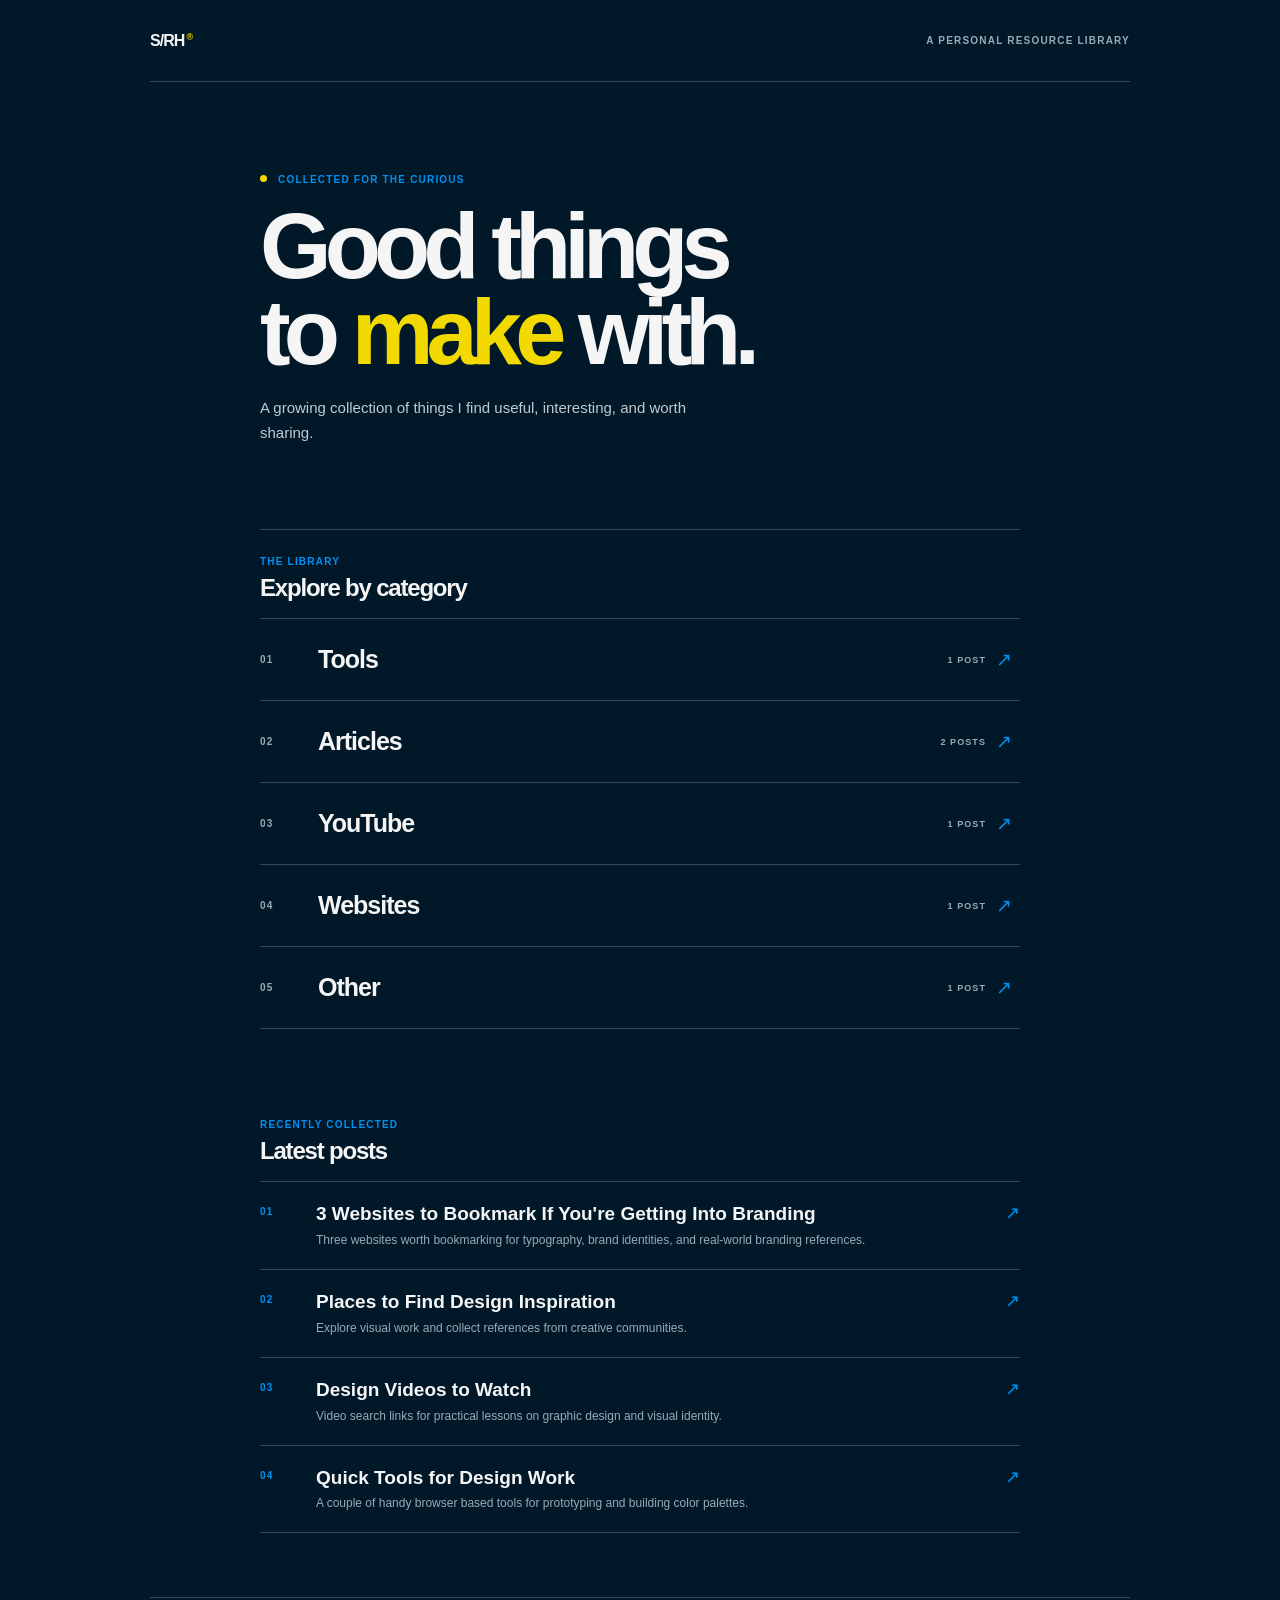
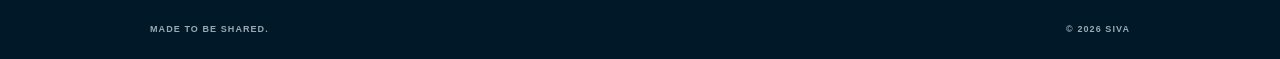
<file: index.html>
<!doctype html>
<html lang="en">
  <head>
    <meta charset="utf-8">
    <meta name="viewport" content="width=device-width, initial-scale=1">
    <meta name="description" content="A personal library of creative posts and the resources collected in them.">
    <meta property="og:type" content="website">
    <meta property="og:title" content="Siva's Resource Hub">
    <meta property="og:description" content="A personal library of creative posts and the resources collected in them.">
    <meta name="twitter:card" content="summary">
    <meta name="twitter:title" content="Siva's Resource Hub">
    <meta name="twitter:description" content="A personal library of creative posts and the resources collected in them.">
    <title>Siva's Resource Hub — Design Resources</title>
    <link rel="stylesheet" href="styles.css">
    <script type="module" src="app.js"></script>
  </head>
  <body data-page="home">
    <header class="site-header">
      <a class="wordmark" href="./" aria-label="Siva's Resource Hub home">S/RH<span>®</span></a>
      <span class="header-note">A PERSONAL RESOURCE LIBRARY</span>
    </header>
    <main id="main-content">
      <section class="intro" aria-labelledby="site-title">
        <p class="eyebrow"><span class="status-dot"></span> COLLECTED FOR THE CURIOUS</p>
        <h1 id="site-title">Good things<br>to <span class="accent-text">make</span> with.</h1>
        <p class="intro-copy">A growing collection of things I find useful, interesting, and worth sharing.</p>
      </section>
      <section class="category-index" aria-labelledby="categories-title">
        <div class="section-heading"><p class="eyebrow">THE LIBRARY</p><h2 id="categories-title">Explore by category</h2></div>
        <nav id="category-links" class="category-links" aria-label="Resource categories"></nav>
      </section>
      <section class="latest-section" aria-labelledby="latest-title">
        <div class="section-heading"><p class="eyebrow">RECENTLY COLLECTED</p><h2 id="latest-title">Latest posts</h2></div>
        <div id="latest-posts" class="post-list"></div>
      </section>
    </main>
    <footer class="site-footer"><span>MADE TO BE SHARED.</span><span>© <span id="year"></span> SIVA</span></footer>
  </body>
</html>
</file>
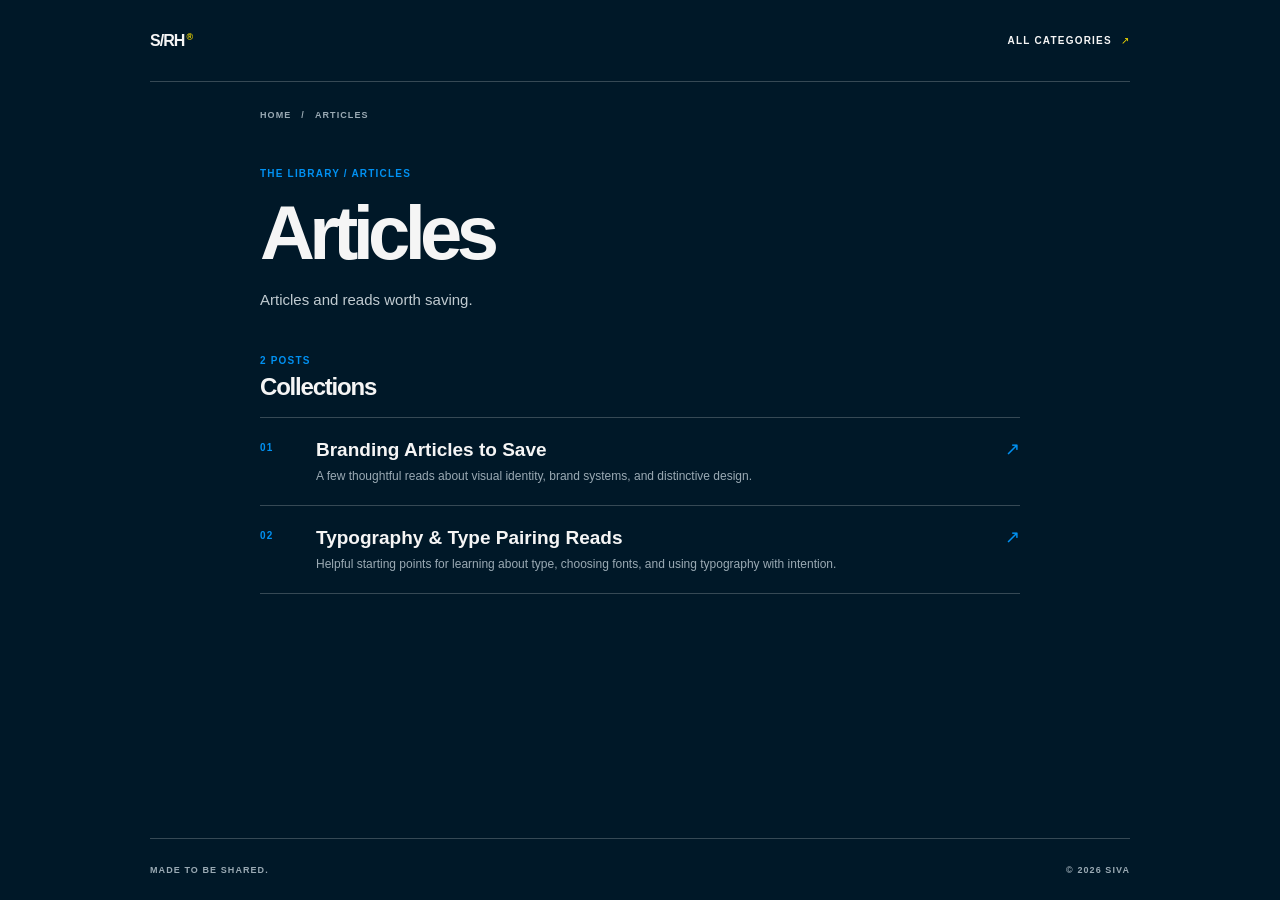
<file: articles/index.html>
<!doctype html>
<html lang="en">
  <head>
    <meta charset="utf-8">
    <meta name="viewport" content="width=device-width, initial-scale=1">
    <meta name="description" content="Articles and reads worth saving.">
    <meta property="og:type" content="website">
    <meta property="og:title" content="Articles — Siva's Resource Hub">
    <meta property="og:description" content="Articles and reads worth saving.">
    <meta name="twitter:card" content="summary">
    <meta name="twitter:title" content="Articles — Siva's Resource Hub">
    <meta name="twitter:description" content="Articles and reads worth saving.">
    <title>Articles — Siva's Resource Hub</title>
    <link rel="stylesheet" href="../styles.css">
    <script type="module" src="../app.js"></script>
  </head>
  <body data-page="category">
    <header class="site-header">
      <a class="wordmark" href="../" aria-label="Siva's Resource Hub home">S/RH<span>®</span></a>
      <a class="header-link" href="../">ALL CATEGORIES <span aria-hidden="true">↗</span></a>
    </header>
    <main id="main-content" class="listing-main">
      <nav class="breadcrumbs" aria-label="Breadcrumb"><a href="../">HOME</a><span aria-hidden="true">/</span><span id="breadcrumb-category">ARTICLES</span></nav>
      <section class="listing-heading"><p class="eyebrow">THE LIBRARY / <span id="category-kicker">ARTICLES</span></p><h1 id="category-title">Articles</h1><p id="category-description" class="listing-intro">Articles and reads worth saving.</p></section>
      <section aria-labelledby="posts-heading"><div class="section-heading"><p class="eyebrow" id="post-count">0 POSTS</p><h2 id="posts-heading">Collections</h2></div><div id="category-posts" class="post-list"></div></section>
    </main>
    <footer class="site-footer"><span>MADE TO BE SHARED.</span><span>© <span id="year"></span> SIVA</span></footer>
  </body>
</html>
</file>
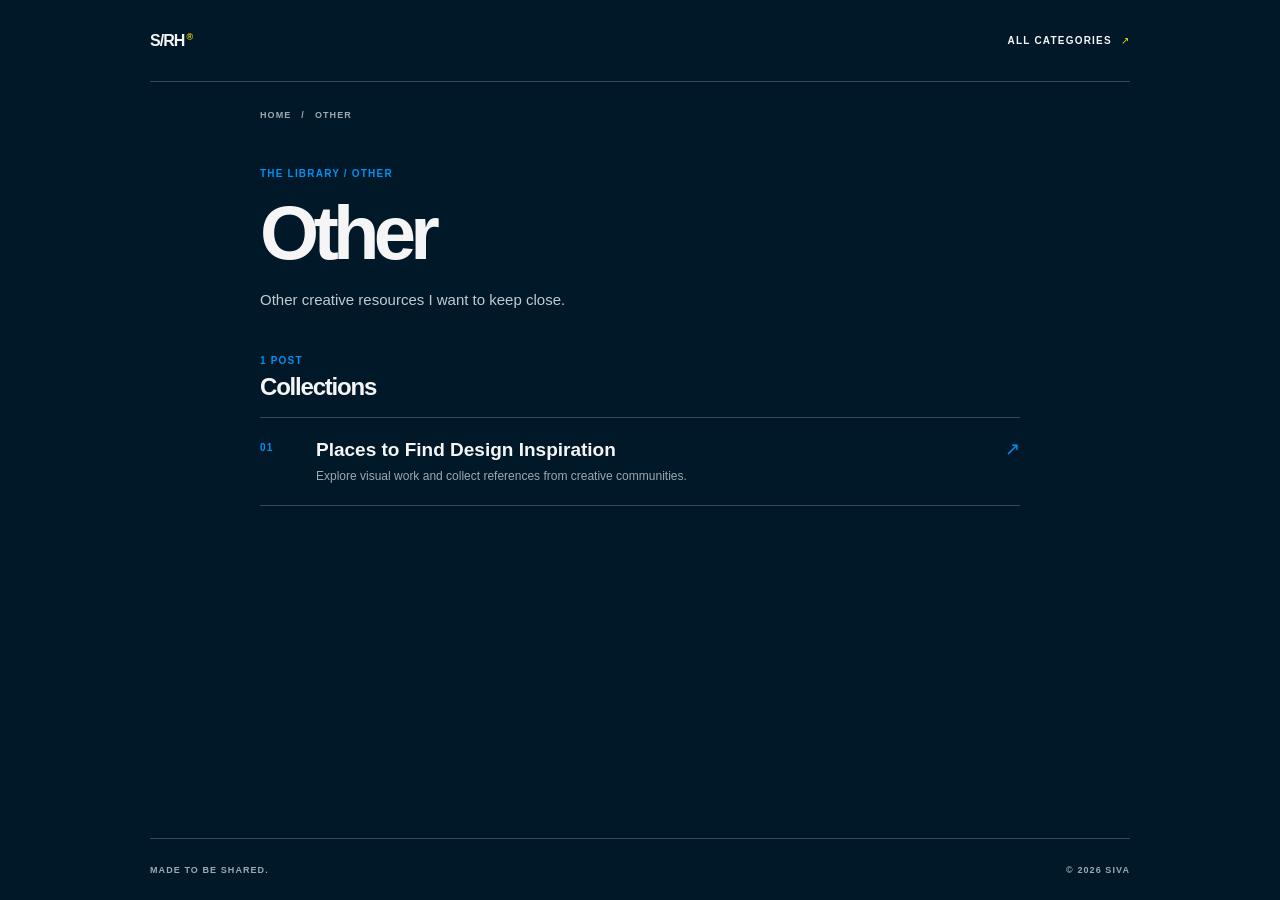
<file: other/index.html>
<!doctype html>
<html lang="en">
  <head>
    <meta charset="utf-8">
    <meta name="viewport" content="width=device-width, initial-scale=1">
    <meta name="description" content="Other creative resources I want to keep close.">
    <meta property="og:type" content="website">
    <meta property="og:title" content="Other — Siva's Resource Hub">
    <meta property="og:description" content="Other creative resources I want to keep close.">
    <meta name="twitter:card" content="summary">
    <meta name="twitter:title" content="Other — Siva's Resource Hub">
    <meta name="twitter:description" content="Other creative resources I want to keep close.">
    <title>Other — Siva's Resource Hub</title>
    <link rel="stylesheet" href="../styles.css">
    <script type="module" src="../app.js"></script>
  </head>
  <body data-page="category">
    <header class="site-header">
      <a class="wordmark" href="../" aria-label="Siva's Resource Hub home">S/RH<span>®</span></a>
      <a class="header-link" href="../">ALL CATEGORIES <span aria-hidden="true">↗</span></a>
    </header>
    <main id="main-content" class="listing-main">
      <nav class="breadcrumbs" aria-label="Breadcrumb"><a href="../">HOME</a><span aria-hidden="true">/</span><span id="breadcrumb-category">OTHER</span></nav>
      <section class="listing-heading"><p class="eyebrow">THE LIBRARY / <span id="category-kicker">OTHER</span></p><h1 id="category-title">Other</h1><p id="category-description" class="listing-intro">Other creative resources I want to keep close.</p></section>
      <section aria-labelledby="posts-heading"><div class="section-heading"><p class="eyebrow" id="post-count">0 POSTS</p><h2 id="posts-heading">Collections</h2></div><div id="category-posts" class="post-list"></div></section>
    </main>
    <footer class="site-footer"><span>MADE TO BE SHARED.</span><span>© <span id="year"></span> SIVA</span></footer>
  </body>
</html>
</file>
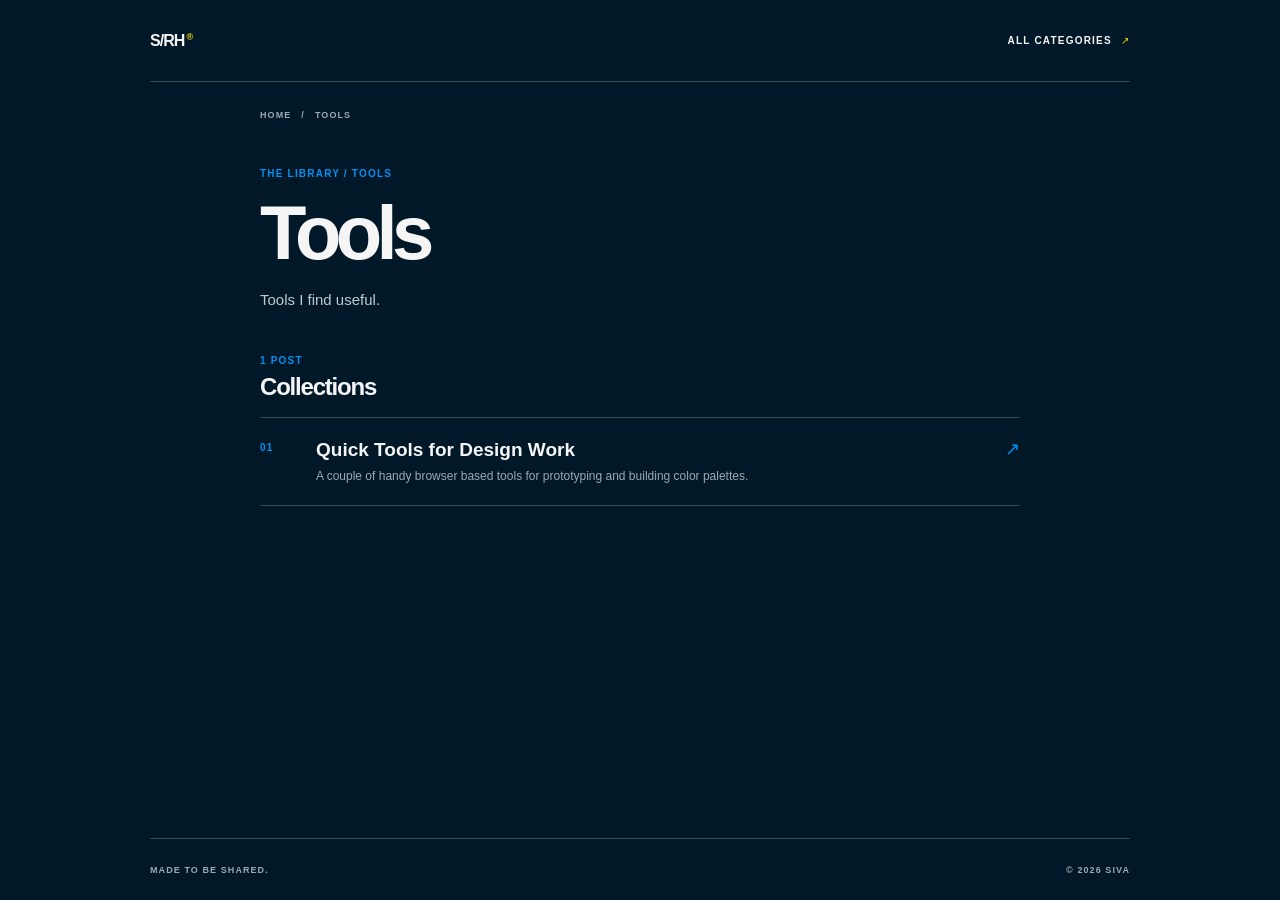
<file: tools/index.html>
<!doctype html>
<html lang="en">
  <head>
    <meta charset="utf-8">
    <meta name="viewport" content="width=device-width, initial-scale=1">
    <meta name="description" content="Tools I find useful.">
    <meta property="og:type" content="website">
    <meta property="og:title" content="Tools — Siva's Resource Hub">
    <meta property="og:description" content="Tools I find useful.">
    <meta name="twitter:card" content="summary">
    <meta name="twitter:title" content="Tools — Siva's Resource Hub">
    <meta name="twitter:description" content="Tools I find useful.">
    <title>Tools — Siva's Resource Hub</title>
    <link rel="stylesheet" href="../styles.css">
    <script type="module" src="../app.js"></script>
  </head>
  <body data-page="category">
    <header class="site-header">
      <a class="wordmark" href="../" aria-label="Siva's Resource Hub home">S/RH<span>®</span></a>
      <a class="header-link" href="../">ALL CATEGORIES <span aria-hidden="true">↗</span></a>
    </header>
    <main id="main-content" class="listing-main">
      <nav class="breadcrumbs" aria-label="Breadcrumb"><a href="../">HOME</a><span aria-hidden="true">/</span><span id="breadcrumb-category">TOOLS</span></nav>
      <section class="listing-heading"><p class="eyebrow">THE LIBRARY / <span id="category-kicker">TOOLS</span></p><h1 id="category-title">Tools</h1><p id="category-description" class="listing-intro">Tools I find useful.</p></section>
      <section aria-labelledby="posts-heading"><div class="section-heading"><p class="eyebrow" id="post-count">0 POSTS</p><h2 id="posts-heading">Collections</h2></div><div id="category-posts" class="post-list"></div></section>
    </main>
    <footer class="site-footer"><span>MADE TO BE SHARED.</span><span>© <span id="year"></span> SIVA</span></footer>
  </body>
</html>
</file>
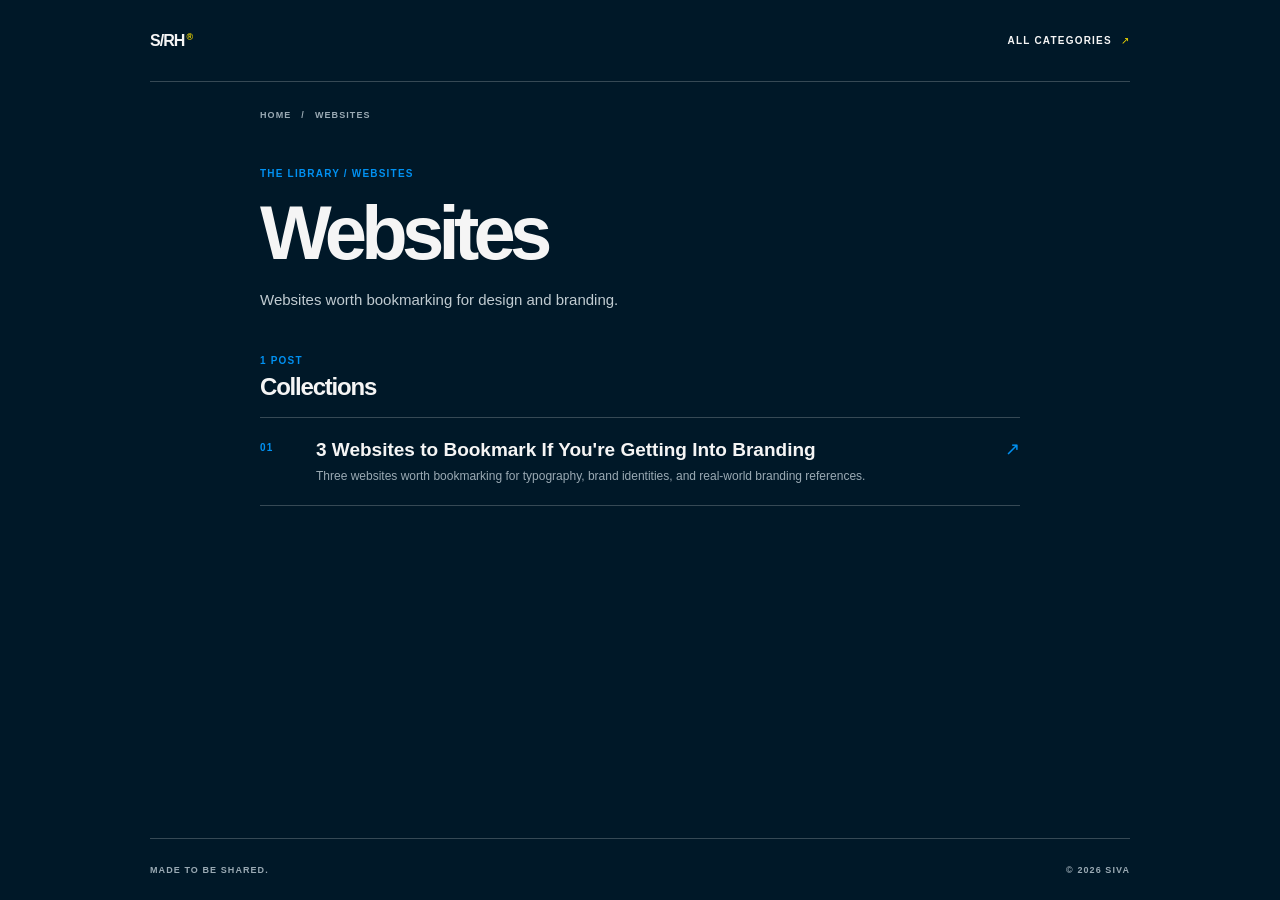
<file: websites/index.html>
<!doctype html>
<html lang="en">
  <head>
    <meta charset="utf-8">
    <meta name="viewport" content="width=device-width, initial-scale=1">
    <meta name="description" content="Websites worth bookmarking for design and branding.">
    <meta property="og:type" content="website">
    <meta property="og:title" content="Websites — Siva's Resource Hub">
    <meta property="og:description" content="Websites worth bookmarking for design and branding.">
    <meta name="twitter:card" content="summary">
    <meta name="twitter:title" content="Websites — Siva's Resource Hub">
    <meta name="twitter:description" content="Websites worth bookmarking for design and branding.">
    <title>Websites — Siva's Resource Hub</title>
    <link rel="stylesheet" href="../styles.css">
    <script type="module" src="../app.js"></script>
  </head>
  <body data-page="category">
    <header class="site-header">
      <a class="wordmark" href="../" aria-label="Siva's Resource Hub home">S/RH<span>®</span></a>
      <a class="header-link" href="../">ALL CATEGORIES <span aria-hidden="true">↗</span></a>
    </header>
    <main id="main-content" class="listing-main">
      <nav class="breadcrumbs" aria-label="Breadcrumb"><a href="../">HOME</a><span aria-hidden="true">/</span><span id="breadcrumb-category">WEBSITES</span></nav>
      <section class="listing-heading"><p class="eyebrow">THE LIBRARY / <span id="category-kicker">WEBSITES</span></p><h1 id="category-title">Websites</h1><p id="category-description" class="listing-intro">Websites worth bookmarking for design and branding.</p></section>
      <section aria-labelledby="posts-heading"><div class="section-heading"><p class="eyebrow" id="post-count">0 POSTS</p><h2 id="posts-heading">Collections</h2></div><div id="category-posts" class="post-list"></div></section>
    </main>
    <footer class="site-footer"><span>MADE TO BE SHARED.</span><span>© <span id="year"></span> SIVA</span></footer>
  </body>
</html>
</file>
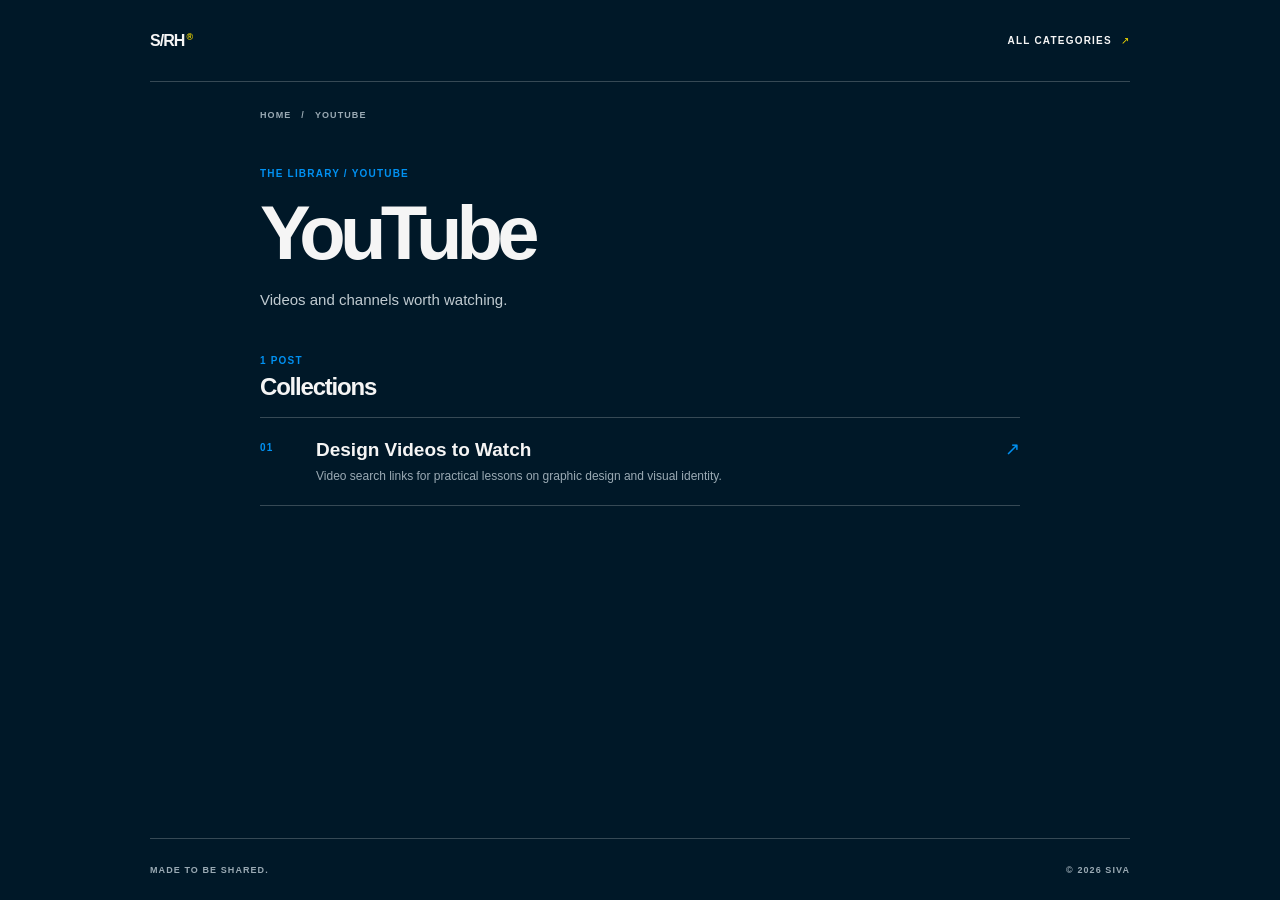
<file: youtube/index.html>
<!doctype html>
<html lang="en">
  <head>
    <meta charset="utf-8">
    <meta name="viewport" content="width=device-width, initial-scale=1">
    <meta name="description" content="Videos and channels worth watching.">
    <meta property="og:type" content="website">
    <meta property="og:title" content="YouTube — Siva's Resource Hub">
    <meta property="og:description" content="Videos and channels worth watching.">
    <meta name="twitter:card" content="summary">
    <meta name="twitter:title" content="YouTube — Siva's Resource Hub">
    <meta name="twitter:description" content="Videos and channels worth watching.">
    <title>YouTube — Siva's Resource Hub</title>
    <link rel="stylesheet" href="../styles.css">
    <script type="module" src="../app.js"></script>
  </head>
  <body data-page="category">
    <header class="site-header">
      <a class="wordmark" href="../" aria-label="Siva's Resource Hub home">S/RH<span>®</span></a>
      <a class="header-link" href="../">ALL CATEGORIES <span aria-hidden="true">↗</span></a>
    </header>
    <main id="main-content" class="listing-main">
      <nav class="breadcrumbs" aria-label="Breadcrumb"><a href="../">HOME</a><span aria-hidden="true">/</span><span id="breadcrumb-category">YOUTUBE</span></nav>
      <section class="listing-heading"><p class="eyebrow">THE LIBRARY / <span id="category-kicker">YOUTUBE</span></p><h1 id="category-title">YouTube</h1><p id="category-description" class="listing-intro">Videos and channels worth watching.</p></section>
      <section aria-labelledby="posts-heading"><div class="section-heading"><p class="eyebrow" id="post-count">0 POSTS</p><h2 id="posts-heading">Collections</h2></div><div id="category-posts" class="post-list"></div></section>
    </main>
    <footer class="site-footer"><span>MADE TO BE SHARED.</span><span>© <span id="year"></span> SIVA</span></footer>
  </body>
</html>
</file>
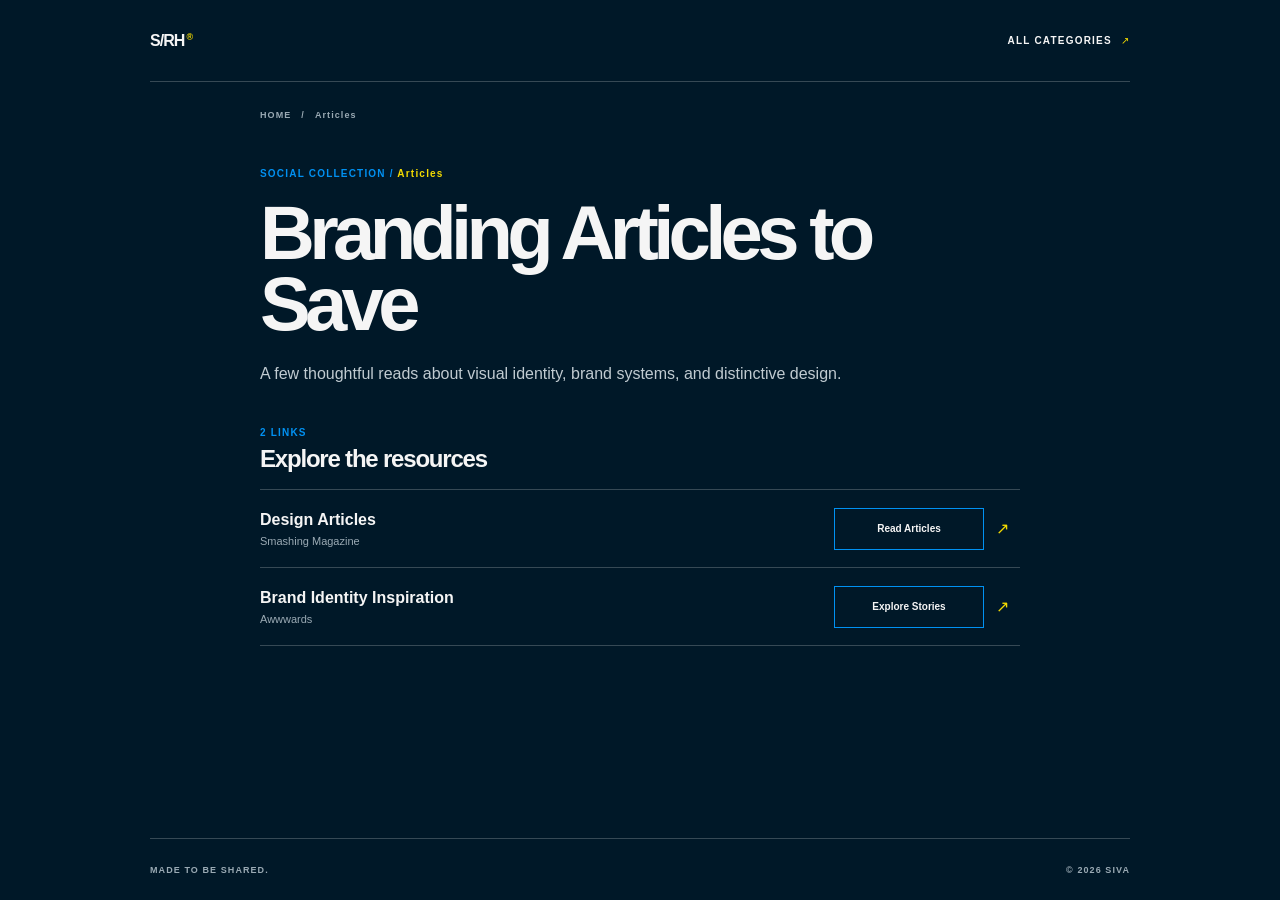
<file: articles/branding-articles/index.html>
<!doctype html>
<html lang="en">
  <head>
    <meta charset="utf-8">
    <meta name="viewport" content="width=device-width, initial-scale=1">
    <meta name="description" content="A few thoughtful reads about visual identity, brand systems, and distinctive design.">
    <meta property="og:type" content="article">
    <meta property="og:title" content="Branding Articles to Save — Siva's Resource Hub">
    <meta property="og:description" content="A few thoughtful reads about visual identity, brand systems, and distinctive design.">
    <meta name="twitter:card" content="summary">
    <meta name="twitter:title" content="Branding Articles to Save — Siva's Resource Hub">
    <meta name="twitter:description" content="A few thoughtful reads about visual identity, brand systems, and distinctive design.">
    <title>Branding Articles to Save — Siva's Resource Hub</title>
    <link rel="stylesheet" href="../../styles.css">
    <script type="module" src="../../app.js"></script>
  </head>
  <body data-page="post" data-post-id="branding-articles" data-post-category="articles">
    <header class="site-header">
      <a class="wordmark" href="../../" aria-label="Siva's Resource Hub home">S/RH<span>®</span></a>
      <a class="header-link" href="../../">ALL CATEGORIES <span aria-hidden="true">↗</span></a>
    </header>
    <main id="main-content" class="post-main">
      <nav class="breadcrumbs" aria-label="Breadcrumb"><a href="../../">HOME</a><span aria-hidden="true">/</span><a id="post-category-link" href="../../articles/">Articles</a></nav>
      <article>
        <header class="post-heading"><p class="eyebrow">SOCIAL COLLECTION / <span>Articles</span></p><h1>Branding Articles to Save</h1><p class="post-description">A few thoughtful reads about visual identity, brand systems, and distinctive design.</p></header>
        <section class="resource-section" aria-labelledby="resources-heading"><div class="section-heading"><p class="eyebrow" id="resource-count">LINKS</p><h2 id="resources-heading">Explore the resources</h2></div><div id="post-resources" class="resource-list"></div></section>
      </article>
    </main>
    <footer class="site-footer"><span>MADE TO BE SHARED.</span><span>© <span id="year"></span> SIVA</span></footer>
  </body>
</html>
</file>
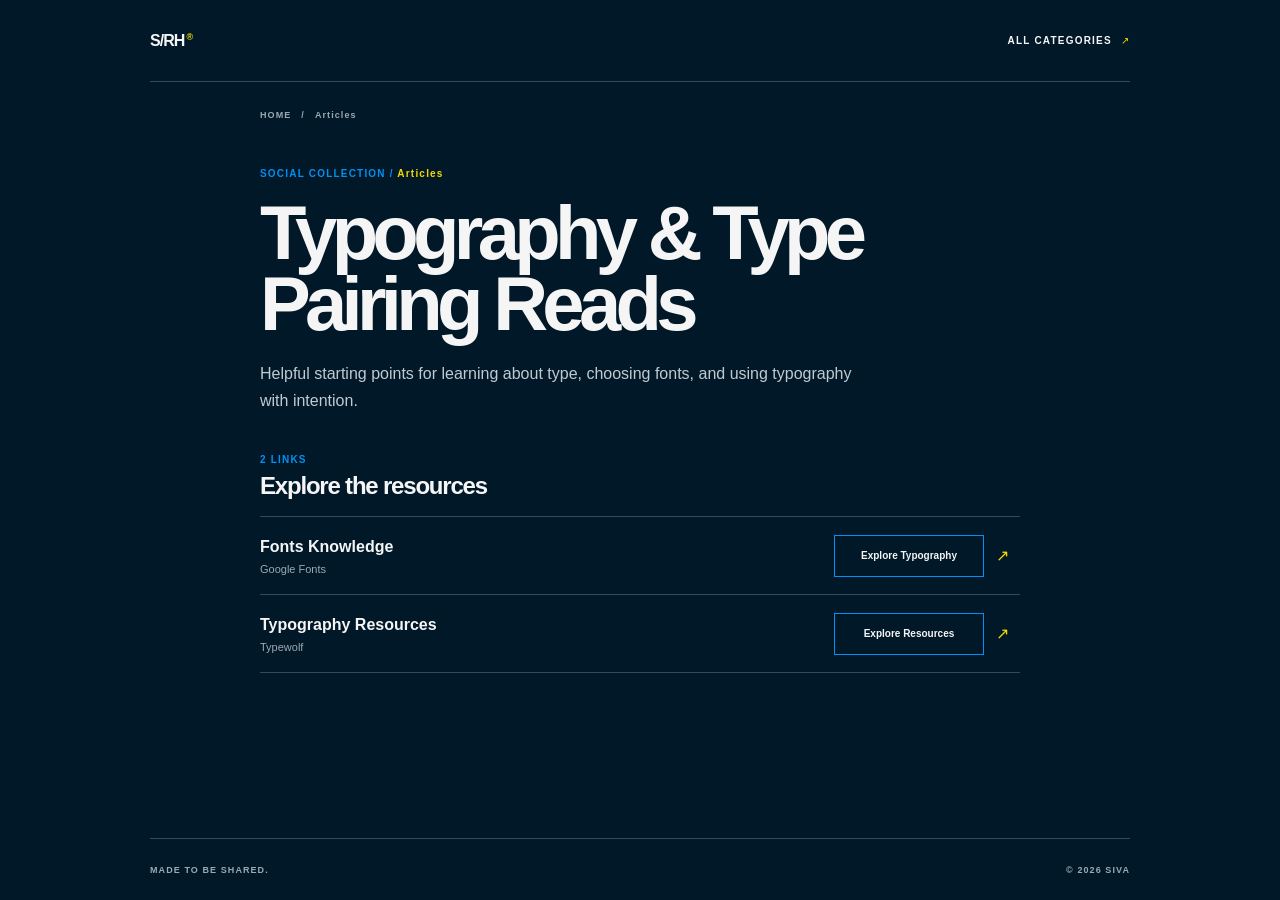
<file: articles/typography-resources/index.html>
<!doctype html>
<html lang="en">
  <head>
    <meta charset="utf-8">
    <meta name="viewport" content="width=device-width, initial-scale=1">
    <meta name="description" content="Helpful starting points for learning about type, choosing fonts, and using typography with intention.">
    <meta property="og:type" content="article">
    <meta property="og:title" content="Typography &amp; Type Pairing Reads — Siva's Resource Hub">
    <meta property="og:description" content="Helpful starting points for learning about type, choosing fonts, and using typography with intention.">
    <meta name="twitter:card" content="summary">
    <meta name="twitter:title" content="Typography &amp; Type Pairing Reads — Siva's Resource Hub">
    <meta name="twitter:description" content="Helpful starting points for learning about type, choosing fonts, and using typography with intention.">
    <title>Typography &amp; Type Pairing Reads — Siva's Resource Hub</title>
    <link rel="stylesheet" href="../../styles.css">
    <script type="module" src="../../app.js"></script>
  </head>
  <body data-page="post" data-post-id="typography-resources" data-post-category="articles">
    <header class="site-header">
      <a class="wordmark" href="../../" aria-label="Siva's Resource Hub home">S/RH<span>®</span></a>
      <a class="header-link" href="../../">ALL CATEGORIES <span aria-hidden="true">↗</span></a>
    </header>
    <main id="main-content" class="post-main">
      <nav class="breadcrumbs" aria-label="Breadcrumb"><a href="../../">HOME</a><span aria-hidden="true">/</span><a id="post-category-link" href="../../articles/">Articles</a></nav>
      <article>
        <header class="post-heading"><p class="eyebrow">SOCIAL COLLECTION / <span>Articles</span></p><h1>Typography &amp; Type Pairing Reads</h1><p class="post-description">Helpful starting points for learning about type, choosing fonts, and using typography with intention.</p></header>
        <section class="resource-section" aria-labelledby="resources-heading"><div class="section-heading"><p class="eyebrow" id="resource-count">LINKS</p><h2 id="resources-heading">Explore the resources</h2></div><div id="post-resources" class="resource-list"></div></section>
      </article>
    </main>
    <footer class="site-footer"><span>MADE TO BE SHARED.</span><span>© <span id="year"></span> SIVA</span></footer>
  </body>
</html>
</file>
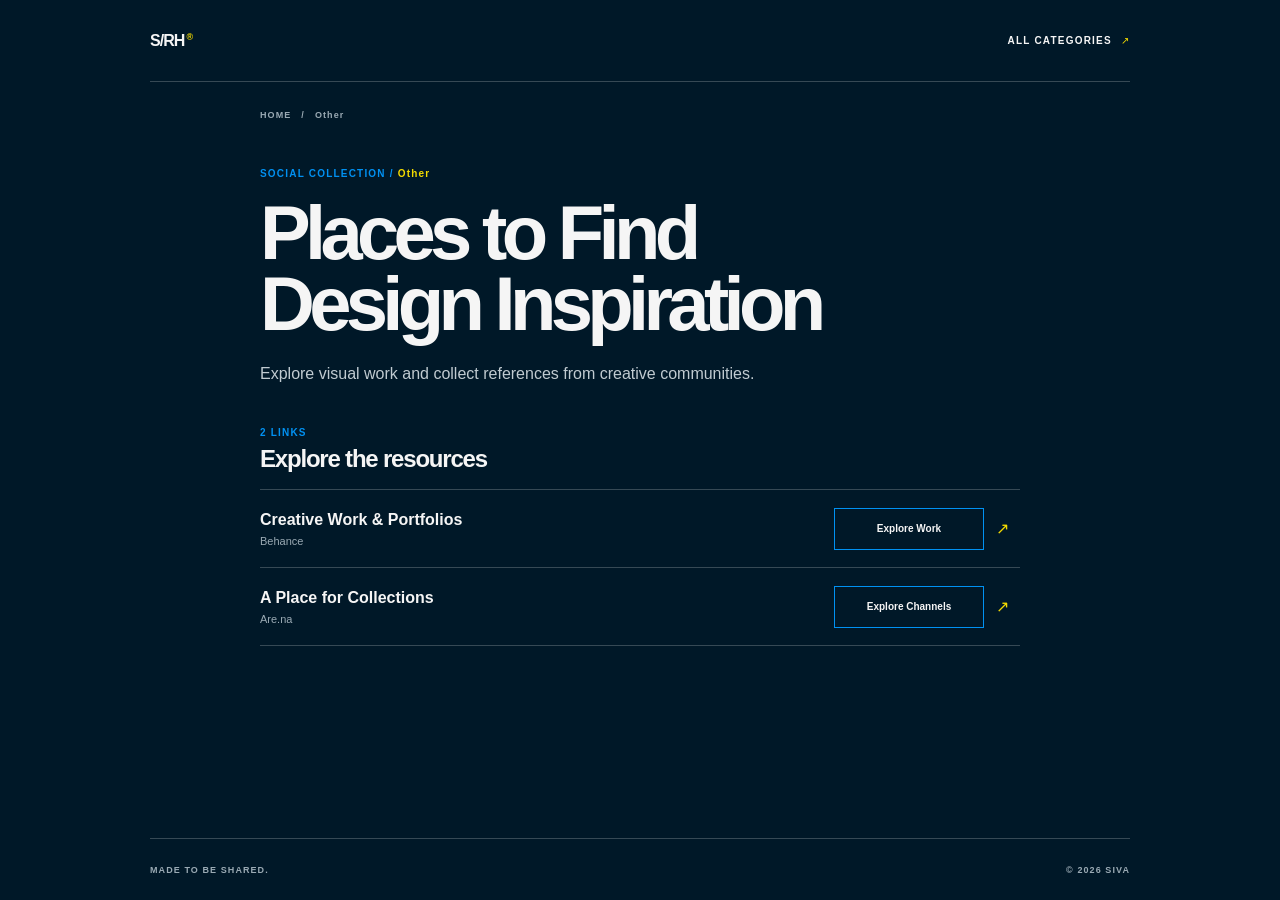
<file: other/design-resources/index.html>
<!doctype html>
<html lang="en">
  <head>
    <meta charset="utf-8">
    <meta name="viewport" content="width=device-width, initial-scale=1">
    <meta name="description" content="Explore visual work and collect references from creative communities.">
    <meta property="og:type" content="article">
    <meta property="og:title" content="Places to Find Design Inspiration — Siva's Resource Hub">
    <meta property="og:description" content="Explore visual work and collect references from creative communities.">
    <meta name="twitter:card" content="summary">
    <meta name="twitter:title" content="Places to Find Design Inspiration — Siva's Resource Hub">
    <meta name="twitter:description" content="Explore visual work and collect references from creative communities.">
    <title>Places to Find Design Inspiration — Siva's Resource Hub</title>
    <link rel="stylesheet" href="../../styles.css">
    <script type="module" src="../../app.js"></script>
  </head>
  <body data-page="post" data-post-id="design-resources" data-post-category="other">
    <header class="site-header">
      <a class="wordmark" href="../../" aria-label="Siva's Resource Hub home">S/RH<span>®</span></a>
      <a class="header-link" href="../../">ALL CATEGORIES <span aria-hidden="true">↗</span></a>
    </header>
    <main id="main-content" class="post-main">
      <nav class="breadcrumbs" aria-label="Breadcrumb"><a href="../../">HOME</a><span aria-hidden="true">/</span><a id="post-category-link" href="../../other/">Other</a></nav>
      <article>
        <header class="post-heading"><p class="eyebrow">SOCIAL COLLECTION / <span>Other</span></p><h1>Places to Find Design Inspiration</h1><p class="post-description">Explore visual work and collect references from creative communities.</p></header>
        <section class="resource-section" aria-labelledby="resources-heading"><div class="section-heading"><p class="eyebrow" id="resource-count">LINKS</p><h2 id="resources-heading">Explore the resources</h2></div><div id="post-resources" class="resource-list"></div></section>
      </article>
    </main>
    <footer class="site-footer"><span>MADE TO BE SHARED.</span><span>© <span id="year"></span> SIVA</span></footer>
  </body>
</html>
</file>
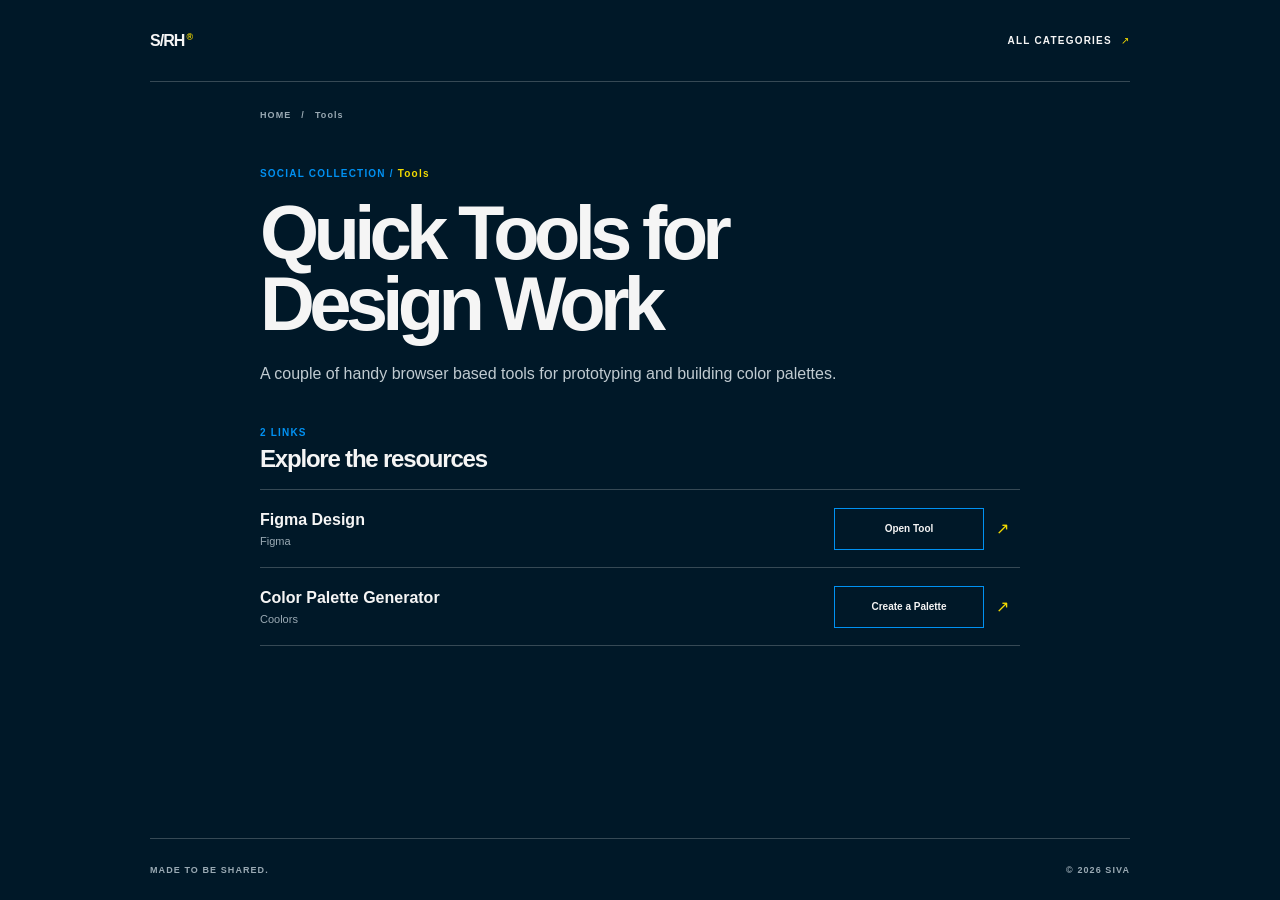
<file: tools/design-tools/index.html>
<!doctype html>
<html lang="en">
  <head>
    <meta charset="utf-8">
    <meta name="viewport" content="width=device-width, initial-scale=1">
    <meta name="description" content="A couple of handy browser based tools for prototyping and building color palettes.">
    <meta property="og:type" content="article">
    <meta property="og:title" content="Quick Tools for Design Work — Siva's Resource Hub">
    <meta property="og:description" content="A couple of handy browser based tools for prototyping and building color palettes.">
    <meta name="twitter:card" content="summary">
    <meta name="twitter:title" content="Quick Tools for Design Work — Siva's Resource Hub">
    <meta name="twitter:description" content="A couple of handy browser based tools for prototyping and building color palettes.">
    <title>Quick Tools for Design Work — Siva's Resource Hub</title>
    <link rel="stylesheet" href="../../styles.css">
    <script type="module" src="../../app.js"></script>
  </head>
  <body data-page="post" data-post-id="design-tools" data-post-category="tools">
    <header class="site-header">
      <a class="wordmark" href="../../" aria-label="Siva's Resource Hub home">S/RH<span>®</span></a>
      <a class="header-link" href="../../">ALL CATEGORIES <span aria-hidden="true">↗</span></a>
    </header>
    <main id="main-content" class="post-main">
      <nav class="breadcrumbs" aria-label="Breadcrumb"><a href="../../">HOME</a><span aria-hidden="true">/</span><a id="post-category-link" href="../../tools/">Tools</a></nav>
      <article>
        <header class="post-heading"><p class="eyebrow">SOCIAL COLLECTION / <span>Tools</span></p><h1>Quick Tools for Design Work</h1><p class="post-description">A couple of handy browser based tools for prototyping and building color palettes.</p></header>
        <section class="resource-section" aria-labelledby="resources-heading"><div class="section-heading"><p class="eyebrow" id="resource-count">LINKS</p><h2 id="resources-heading">Explore the resources</h2></div><div id="post-resources" class="resource-list"></div></section>
      </article>
    </main>
    <footer class="site-footer"><span>MADE TO BE SHARED.</span><span>© <span id="year"></span> SIVA</span></footer>
  </body>
</html>
</file>
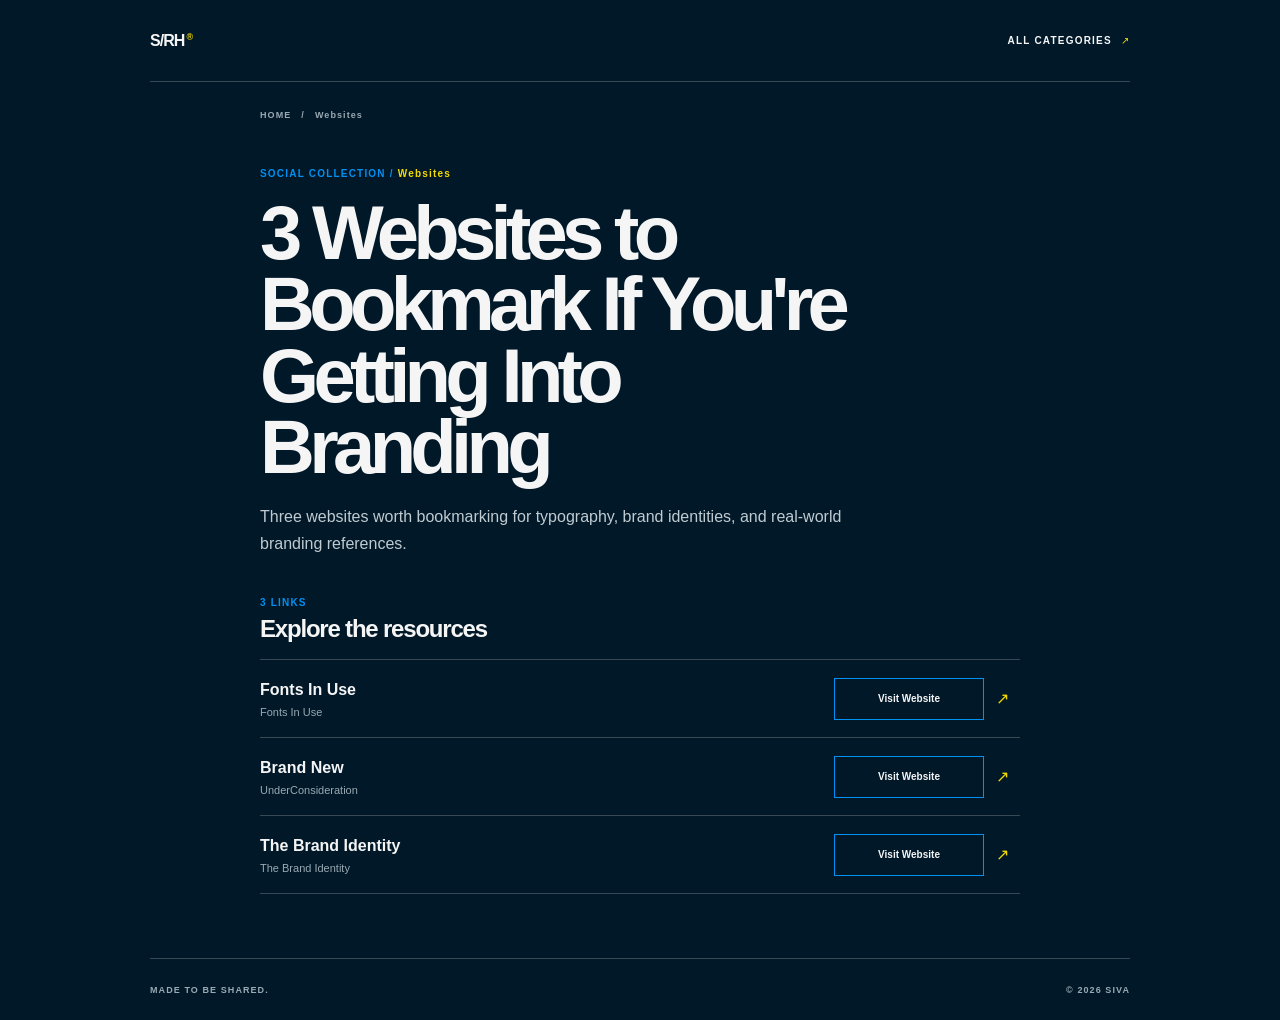
<file: websites/3-branding-websites/index.html>
<!doctype html>
<html lang="en">
  <head>
    <meta charset="utf-8">
    <meta name="viewport" content="width=device-width, initial-scale=1">
    <meta name="description" content="Three websites worth bookmarking for typography, brand identities, and real-world branding references.">
    <meta property="og:type" content="article">
    <meta property="og:title" content="3 Websites to Bookmark If You&#39;re Getting Into Branding — Siva's Resource Hub">
    <meta property="og:description" content="Three websites worth bookmarking for typography, brand identities, and real-world branding references.">
    <meta name="twitter:card" content="summary">
    <meta name="twitter:title" content="3 Websites to Bookmark If You&#39;re Getting Into Branding — Siva's Resource Hub">
    <meta name="twitter:description" content="Three websites worth bookmarking for typography, brand identities, and real-world branding references.">
    <title>3 Websites to Bookmark If You&#39;re Getting Into Branding — Siva's Resource Hub</title>
    <link rel="stylesheet" href="../../styles.css">
    <script type="module" src="../../app.js"></script>
  </head>
  <body data-page="post" data-post-id="3-branding-websites" data-post-category="websites">
    <header class="site-header">
      <a class="wordmark" href="../../" aria-label="Siva's Resource Hub home">S/RH<span>®</span></a>
      <a class="header-link" href="../../">ALL CATEGORIES <span aria-hidden="true">↗</span></a>
    </header>
    <main id="main-content" class="post-main">
      <nav class="breadcrumbs" aria-label="Breadcrumb"><a href="../../">HOME</a><span aria-hidden="true">/</span><a id="post-category-link" href="../../websites/">Websites</a></nav>
      <article>
        <header class="post-heading"><p class="eyebrow">SOCIAL COLLECTION / <span>Websites</span></p><h1>3 Websites to Bookmark If You&#39;re Getting Into Branding</h1><p class="post-description">Three websites worth bookmarking for typography, brand identities, and real-world branding references.</p></header>
        <section class="resource-section" aria-labelledby="resources-heading"><div class="section-heading"><p class="eyebrow" id="resource-count">LINKS</p><h2 id="resources-heading">Explore the resources</h2></div><div id="post-resources" class="resource-list"></div></section>
      </article>
    </main>
    <footer class="site-footer"><span>MADE TO BE SHARED.</span><span>© <span id="year"></span> SIVA</span></footer>
  </body>
</html>
</file>
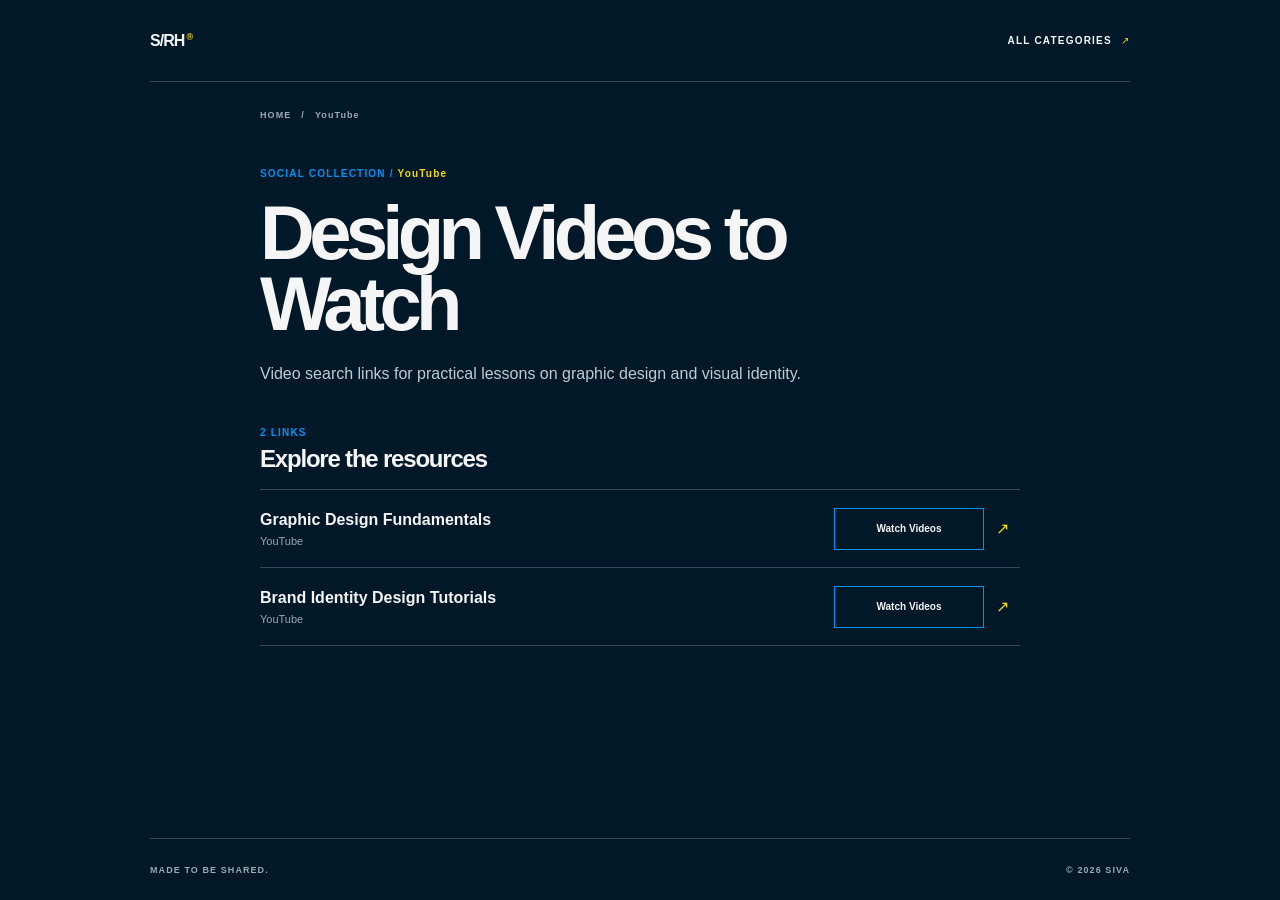
<file: youtube/design-youtube/index.html>
<!doctype html>
<html lang="en">
  <head>
    <meta charset="utf-8">
    <meta name="viewport" content="width=device-width, initial-scale=1">
    <meta name="description" content="Video search links for practical lessons on graphic design and visual identity.">
    <meta property="og:type" content="article">
    <meta property="og:title" content="Design Videos to Watch — Siva's Resource Hub">
    <meta property="og:description" content="Video search links for practical lessons on graphic design and visual identity.">
    <meta name="twitter:card" content="summary">
    <meta name="twitter:title" content="Design Videos to Watch — Siva's Resource Hub">
    <meta name="twitter:description" content="Video search links for practical lessons on graphic design and visual identity.">
    <title>Design Videos to Watch — Siva's Resource Hub</title>
    <link rel="stylesheet" href="../../styles.css">
    <script type="module" src="../../app.js"></script>
  </head>
  <body data-page="post" data-post-id="design-youtube" data-post-category="youtube">
    <header class="site-header">
      <a class="wordmark" href="../../" aria-label="Siva's Resource Hub home">S/RH<span>®</span></a>
      <a class="header-link" href="../../">ALL CATEGORIES <span aria-hidden="true">↗</span></a>
    </header>
    <main id="main-content" class="post-main">
      <nav class="breadcrumbs" aria-label="Breadcrumb"><a href="../../">HOME</a><span aria-hidden="true">/</span><a id="post-category-link" href="../../youtube/">YouTube</a></nav>
      <article>
        <header class="post-heading"><p class="eyebrow">SOCIAL COLLECTION / <span>YouTube</span></p><h1>Design Videos to Watch</h1><p class="post-description">Video search links for practical lessons on graphic design and visual identity.</p></header>
        <section class="resource-section" aria-labelledby="resources-heading"><div class="section-heading"><p class="eyebrow" id="resource-count">LINKS</p><h2 id="resources-heading">Explore the resources</h2></div><div id="post-resources" class="resource-list"></div></section>
      </article>
    </main>
    <footer class="site-footer"><span>MADE TO BE SHARED.</span><span>© <span id="year"></span> SIVA</span></footer>
  </body>
</html>
</file>
<file: styles.css>
@font-face {
  font-family: "Satori";
  src: local("Satori");
  font-display: swap;
}

:root {
  color-scheme: dark;
  --blue: #0091f2;
  --yellow: #f2da00;
  --dark: #001828;
  --light: #f5f5f5;
  --muted: #9aaab4;
  --line: rgba(245, 245, 245, 0.22);
  --heading: "Space Grotesk", "Arial", sans-serif;
  --body: "Satori", "Arial", sans-serif;
  font-family: var(--body);
  background: var(--dark);
  color: var(--light);
  font-synthesis: none;
}

* { box-sizing: border-box; }
html { min-width: 320px; scroll-behavior: smooth; }
body { margin: 0; min-height: 100vh; display: flex; flex-direction: column; }
a { color: inherit; }
a:focus-visible { outline: 3px solid var(--yellow); outline-offset: 5px; }
main { width: min(100% - 40px, 760px); margin-inline: auto; flex: 1; }
.site-header, .site-footer { width: min(100% - 40px, 980px); margin-inline: auto; display: flex; justify-content: space-between; align-items: center; }
.site-header { min-height: 72px; border-bottom: 1px solid var(--line); }
.wordmark { text-decoration: none; font: 700 16px var(--heading); letter-spacing: -0.06em; }
.wordmark span { color: var(--yellow); font-size: 9px; vertical-align: top; margin-left: 2px; }
.header-note, .header-link, .eyebrow, .site-footer, .breadcrumbs, .category-number, .category-count, .post-number { font-family: var(--heading); font-size: 10px; font-weight: 700; letter-spacing: .12em; }
.header-note { color: var(--muted); }
.header-link { text-decoration: none; }
.header-link span { color: var(--yellow); margin-left: 5px; }
.intro { padding: 64px 0 58px; }
.eyebrow { margin: 0 0 18px; color: var(--blue); }
.status-dot { display: inline-block; width: 7px; height: 7px; margin: 0 7px 1px 0; background: var(--yellow); border-radius: 50%; }
h1, h2, p { margin-top: 0; }
h1, h2 { font-family: var(--heading); }
h1 { max-width: 660px; margin-bottom: 20px; font-size: clamp(48px, 13vw, 92px); line-height: .94; letter-spacing: -.075em; }
.accent-text { color: var(--yellow); }
.intro-copy, .listing-intro { max-width: 440px; margin-bottom: 0; color: #c0cbd1; font-size: 15px; line-height: 1.65; }
.section-heading { margin-bottom: 16px; }
.section-heading .eyebrow { margin-bottom: 7px; }
h2 { margin-bottom: 0; font-size: 24px; letter-spacing: -.05em; }
.category-index { padding: 26px 0 48px; border-top: 1px solid var(--line); }
.category-links { border-top: 1px solid var(--line); }
.category-link { min-height: 72px; display: grid; grid-template-columns: 36px 1fr auto 18px; gap: 10px; align-items: center; border-bottom: 1px solid var(--line); text-decoration: none; transition: color .18s ease, padding .18s ease; }
.category-link:hover { color: var(--yellow); padding-inline: 5px; }
.category-number, .category-count { color: var(--muted); }
.category-name { font: 600 21px var(--heading); letter-spacing: -.04em; }
.category-count { font-size: 9px; }
.category-arrow { color: var(--blue); font-size: 19px; }
.latest-section { padding: 20px 0 64px; }
.post-list { border-top: 1px solid var(--line); }
.post-row { display: grid; grid-template-columns: 34px 1fr 20px; gap: 12px; align-items: start; min-height: 78px; padding: 17px 0; border-bottom: 1px solid var(--line); text-decoration: none; }
.post-row:hover .post-row-title { color: var(--yellow); }
.post-number { padding-top: 4px; color: var(--blue); }
.post-row-details { display: grid; gap: 5px; }
.post-row-title { font: 600 17px/1.25 var(--heading); transition: color .18s ease; }
.post-row-description { max-width: 560px; color: var(--muted); font-size: 12px; line-height: 1.5; }
.post-arrow { justify-self: end; color: var(--blue); font-size: 18px; }
.site-footer { min-height: 62px; border-top: 1px solid var(--line); color: var(--muted); font-size: 9px; }
.listing-main { padding-top: 28px; }
.breadcrumbs { display: flex; gap: 10px; margin: 0 0 48px; color: var(--muted); font-size: 9px; }
.breadcrumbs a { text-decoration: none; }
.breadcrumbs a:hover { color: var(--yellow); }
.listing-heading { padding-bottom: 42px; }
.listing-heading h1, .post-heading h1 { font-size: clamp(44px, 11vw, 76px); }
.listing-main > section:last-child { padding-bottom: 64px; }
.empty-state { margin: 0; padding: 24px 0; color: var(--muted); font-size: 13px; line-height: 1.6; }
.post-main { padding-top: 28px; }
.post-heading { padding-bottom: 40px; }
.post-heading .eyebrow span { color: var(--yellow); }
.post-description { max-width: 620px; margin: 0; color: #c0cbd1; font-size: 16px; line-height: 1.7; }
.resource-section { padding-bottom: 64px; }
.resource-list { border-top: 1px solid var(--line); }
.resource-link { min-height: 78px; display: grid; grid-template-columns: minmax(0, 1fr) auto 20px; gap: 12px; align-items: center; padding: 14px 0; border-bottom: 1px solid var(--line); text-decoration: none; }
.resource-link:hover .resource-title { color: var(--yellow); }
.resource-info { min-width: 0; display: grid; gap: 5px; }
.resource-title { overflow-wrap: anywhere; font: 600 16px/1.3 var(--heading); transition: color .18s ease; }
.resource-source { color: var(--muted); font-size: 11px; }
.resource-cta { min-height: 42px; display: inline-flex; align-items: center; justify-content: center; padding: 0 12px; border: 1px solid var(--blue); color: var(--light); font: 700 10px var(--heading); text-align: center; }
.resource-link:hover .resource-cta { background: var(--blue); }
.resource-arrow { color: var(--yellow); }
.not-found { padding: 50px 0 100px; }
.not-found h1 { font-size: clamp(42px, 10vw, 68px); }
.text-link { display: inline-block; min-height: 44px; padding-top: 12px; color: var(--yellow); font: 700 12px var(--heading); }

@media (min-width: 700px) {
  main { width: min(100% - 64px, 760px); }
  .site-header, .site-footer { width: min(100% - 64px, 980px); }
  .site-header { min-height: 82px; }
  .intro { padding: 92px 0 84px; }
  .category-link { min-height: 82px; grid-template-columns: 48px 1fr auto 24px; }
  .category-name { font-size: 25px; }
  .category-index { padding-bottom: 64px; }
  .latest-section { padding-top: 26px; }
  .post-row { grid-template-columns: 44px 1fr 24px; padding-block: 20px; }
  .post-row-title { font-size: 19px; }
  .resource-link { grid-template-columns: minmax(0, 1fr) 150px 24px; }
}

@media (prefers-reduced-motion: reduce) {
  *, *::before, *::after { scroll-behavior: auto !important; transition-duration: .01ms !important; }
}
</file>
